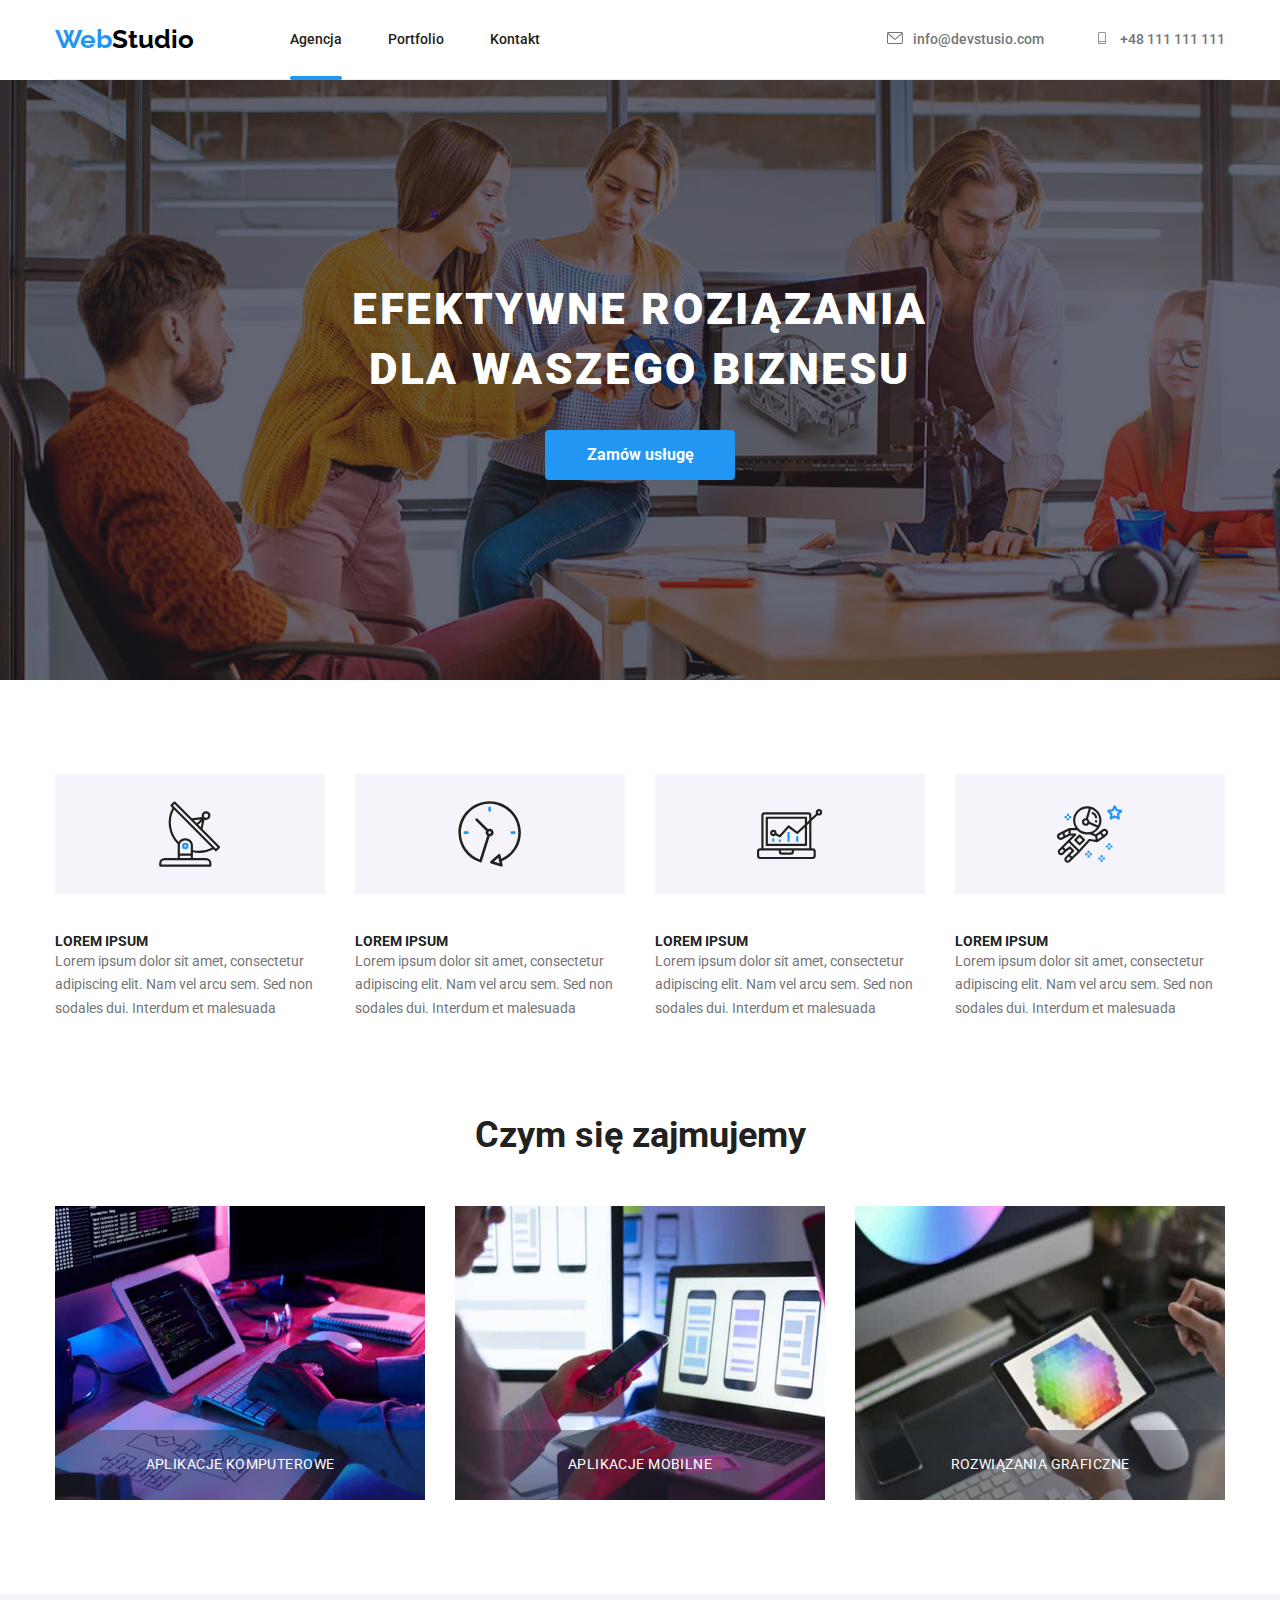
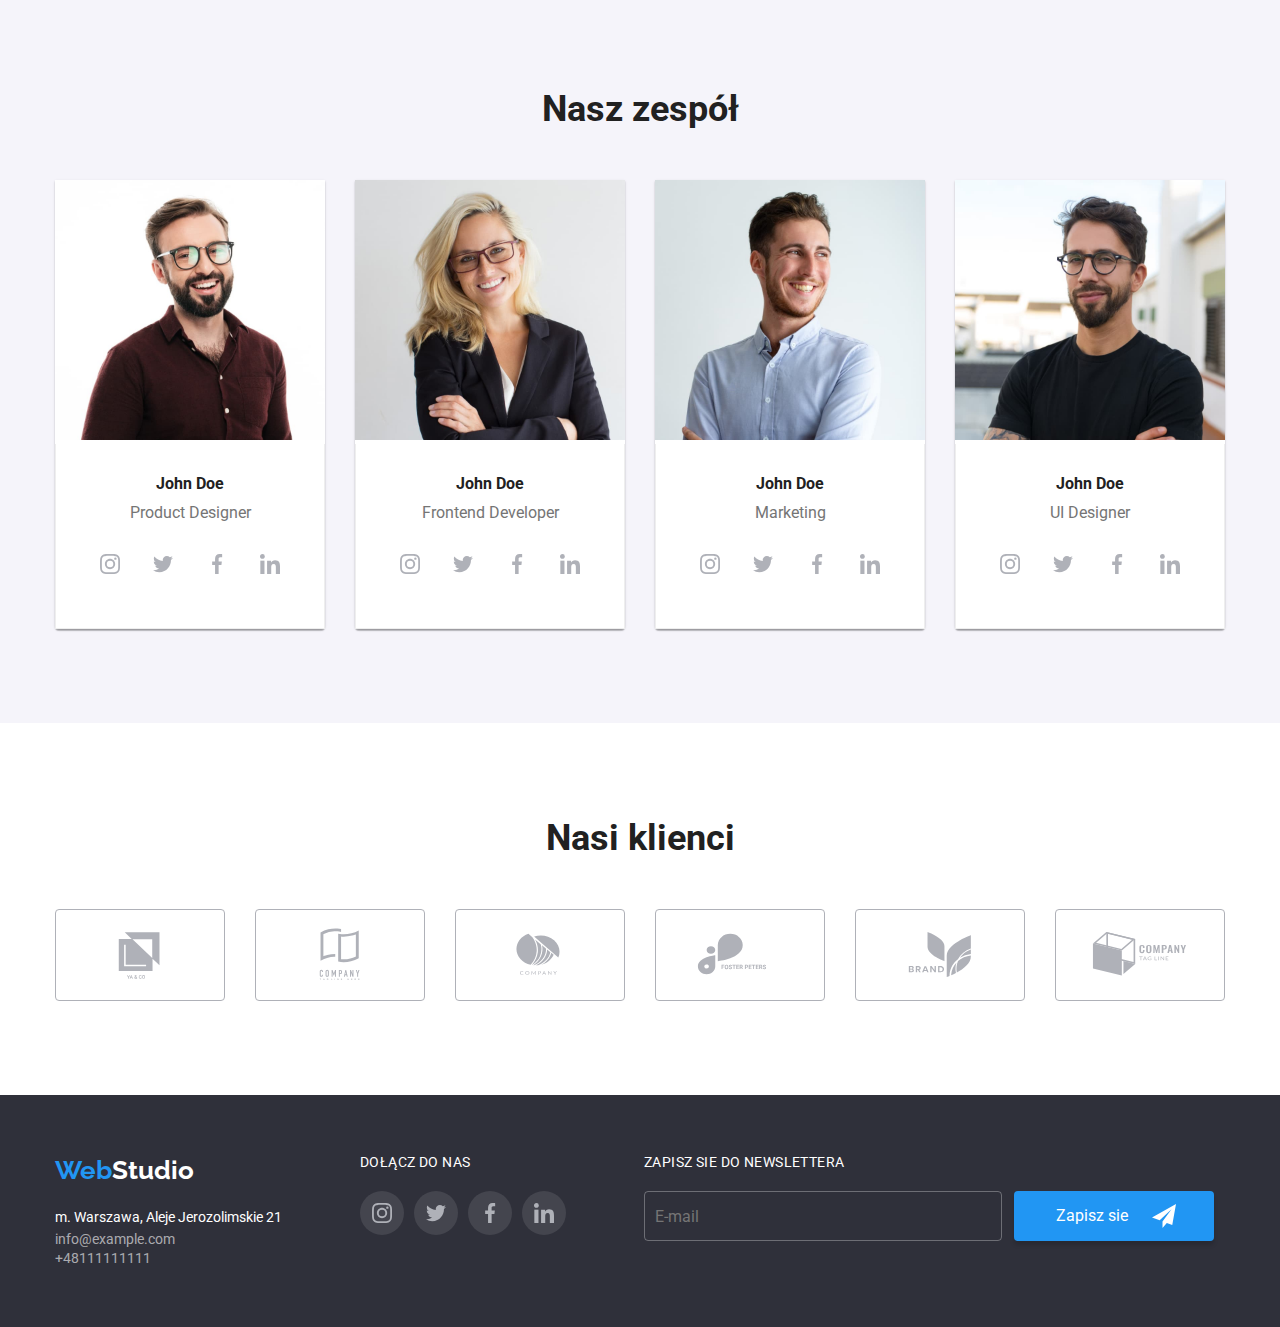
<file: index.html>
<!DOCTYPE html>
<html lang="pl">
<head>
    <meta charset="UTF-8">
    <meta http-equiv="X-UA-Compatible" content="IE=edge">
    <meta name="viewport" content="width=device-width, initial-scale=1.0">
    <title>Zadanie domowe 6-index</title>
    <link rel="preconnect" href="https://fonts.googleapis.com">
    <link rel="preconnect" href="https://fonts.googleapis.com">
    <link rel="preconnect" href="https://fonts.gstatic.com" crossorigin>
    <link
        href="https://fonts.googleapis.com/css2?family=Oleo+Script&family=Raleway:wght@700&family=Roboto:wght@400;500;700;900&display=swap"
        rel="stylesheet">
    <link rel="stylesheet"
        href="https://cdnjs.cloudflare.com/ajax/libs/modern-normalize/1.1.0/modern-normalize.min.css">
    <link rel="stylesheet" href="./css/styles.css">
</head>
<body>
    <div class="container">
        <header class="header-wrapper">
            <nav class="nav-wrapper">
                <a class="logo-top" href="./index.html" role="button"><span class="web-font">Web</span><span
                        class="studio-top">Studio</span></a>
                <ul class="top-link">
                    <li><a class="nav-link-active" href="./index.html">Agencja</a></li>
                    <li><a class="nav-link" href="./portfolio.html">Portfolio</a></li>
                    <li><a class="nav-link" href="#">Kontakt</a></li>
                </ul>
            </nav>
            <ul class="link">
                <li>
                    <a class="top-mail" href="mailto:info@devstusio.com"><svg class="icon" width="16" height="12">
                            <use xlink:href="./images/icon.svg#icon-envelope"></use>
                        </svg>info@devstusio.com</a>
                </li>
                <li>
                    <a class="top-tel" href="tel:+48111111111"><svg class="icon" width="16" height="12">
                            <use xlink:href="./images/icon.svg#icon-smartphone"></use>
                        </svg>+48 111 111 111</a>
                </li>
            </ul>
        </header>
    </div>
    <main>
        <section class="section">
            <div class="div-belka">
                <h1 class="belka">EFEKTYWNE ROZIĄZANIA<br>
                    DLA WASZEGO BIZNESU
                </h1>
                <div class="button-zamow">
                    <button type="button" class="button-index" data-modal-open>Zamów usługę</button>
                </div>
                <div class="backdrop is-hidden" data-modal>
                    <div class="modal">
                        <button class="close-modal" data-modal-close>
                            <svg class="icon-close" width="30" height="30">
                                <use xlink:href="./images/icon.svg#icon-close"></use>
                            </svg>
                        </button>
                        <p class="modal-p">Zostaw swoje dane w formularzu poniżej</p>
                        <form class="modal-form">
                            <fieldset class="modal-fieldset">
                                <div class="modal__form">
                                    <label class="label" for="name">Imie</label>
                                    <input class="form-name" type="text">
                                    <svg class="form-svg">
                                        <use href="images/icon.svg#icon-person" width="12" height="12"></use>
                                    </svg>
                                </div>
                            </fieldset>
                            <fieldset class="modal-fieldset">
                                <div class="modal__form">
                                    <label class="label" for="telefon">Telefon</label>
                                    <input class="form-name" type="tel">
                                    <svg class="form-svg">
                                        <use href="images/icon.svg#icon-tel" width="13" height="13"></use>
                                    </svg>
                                </div>
                            </fieldset>
                            <fieldset class="modal-fieldset">
                                <div class="modal__form">
                                    <label class="label" for="email">Email</label>
                                    <input class="form-name" type="mail">
                                    <svg class="form-svg">
                                        <use href="images/icon.svg#icon-mail" width="15" height="15"></use>
                                    </svg>
                                </div>
                            </fieldset>
                            <fieldset class="modal-fieldset">
                                <div class="modal__form">
                                    <label class="label" for="komentarz">Komentarz</label>
                                    <input class="form-komentarz" placeholder="Wprowadź tekst" type="text">
                                </div>
                            </fieldset>
                            <fieldset class="modal-checkbox">
                                <label>
                                    <input type="checkbox" name="checkbox" />
                                    <svg class="svg-check">
                                        <use href="images/icon.svg#ramka"></use>
                                    </svg>
                                    <svg class="svg-checked">
                                        <use href="images/icon.svg#icon-check"></use>
                                    </svg>
                                    <span class="span-modal-checkbox">Oświadczam iż akceptuje</span><a class="Regulamin"
                                        href="#">Regulamin</a><span class="span-modal-checkbox">i</span><a
                                        class="Polityka" href="#">Polityke Prywatności.</a>
                                </label>
                            </fieldset>
                            <div class="button-modal">
                                <button type="submit" class="button-wyslij">Wyślij</button>
                            </div>
                        </form>
                    </div>
                    </div>
                </div>
                
                
            </section>
            <section>
                <div class="container">
                    <h2></h2>
                    <ul class="opis">
                        <li class="opis-li">
                            <div class="reactangle">
                                <svg class="reactangle1" width="65.32" heiht="70">
                                    <use xlink:href="./images/icon.svg#icon-antenna-1"></use>
                                </svg>
                            </div>
                            <div class="opis-flex">
                                <h3 class="opis_h3">LOREM IPSUM</h3>
                                <p class="opis_p">
                                    Lorem ipsum dolor sit amet, consectetur adipiscing elit. Nam vel arcu sem. Sed non
                                    sodales dui.
                                    Interdum et malesuada</p>
                            </div>
                        </li>
                        <li class="opis-li">
                            <div class="reactangle">
                                <svg class="reactangle1" width="65.32" height="70">
                                    <use xlink:href="./images/icon.svg#icon-clock-1"></use>
                                </svg>
                            </div>
                            <div class="opis-flex">
                                <h3 class="opis_h3">LOREM IPSUM</h3>
                                <p class="opis_p">
                                    Lorem ipsum dolor sit amet, consectetur adipiscing elit. Nam vel arcu sem. Sed non
                                    sodales dui.
                                    Interdum et malesuada</p>
                            </div>
                        </li>
                        <li class="opis-li">
                            <div class="reactangle">
                                <svg class="reactangle1" width="65.32" heiht="70">
                                    <use xlink:href="./images/icon.svg#icon-diagram-1"></use>
                                </svg>
                            </div>
                            <div class="opis-flex">
                                <h3 class="opis_h3">LOREM IPSUM</h3>
                                <p class="opis_p">
                                    Lorem ipsum dolor sit amet, consectetur adipiscing elit. Nam vel arcu sem. Sed non
                                    sodales dui.
                                    Interdum et malesuada</p>
                            </div>
                        </li>
                        <li class="opis-li">
                            <div class="reactangle">
                                <svg class="reactangle1" width="65.32" heiht="70">
                                    <use xlink:href="./images/icon.svg#icon-astronaut-1"></use>
                                </svg>
                            </div>
                            <div class="opis-flex">
                                <h3 class="opis_h3">LOREM IPSUM</h3>
                                <p class="opis_p">
                                    Lorem ipsum dolor sit amet, consectetur adipiscing elit. Nam vel arcu sem. Sed non
                                    sodales dui.
                                    Interdum et malesuada</p>
                            </div>
                        </li>
                    </ul>
                </div>
            </section>
            <section>
                <div class="container">
                    <div class="zajmujemy">
                        <h2 class="czym-sie-zajmujemy">Czym się zajmujemy</h2>
                        <ul class="image-list">
                            <li class="li-zajmujemy"><img class="zajmujemy-image" src="images/image_1.jpeg"
                                    alt="osoba programuje" width="370" height="294">
                                <p class="li-zajmujemy-box">Aplikacje komputerowe</p>
                            </li>
                            <li class="li-zajmujemy"><img class="zajmujemy-image" src="images/image_2.jpeg"
                                    alt="osoba pracuje nad aplikacją na telefon" width="370" height="294">
                                <p class="li-zajmujemy-box">Aplikacje mobilne</p>
                            </li>
                            <li class="li-zajmujemy"><img class="zajmujemy-image" src="images/image_3.jpeg"
                                    alt="osoba wybiera kolor na tablecie" width="370" height="294">
                                <p class="li-zajmujemy-box">rozwiązania graficzne</p>
                            </li>
                        </ul>
                    </div>
                </div>
            </section>
            <section class="person-section">
                <div class="nasz-zespol-background">
                    <div class="container">
                        <h2 class="nasz-zespol">Nasz zespół</h2>
                        <ul class="nasz-zespol-list">
                            <li class="flex-basis-zespol"><img class="person-photo" src="images/person_1.jpeg"
                                    alt="John Doe" width="270" height="260">
                                <div class="nasz-zespol-box">
                                    <h3 class="nasz-zespol_h3">John Doe</h3>
                                    <p class="nasz-zespol_p">Product Designer</p>
                                    <div class="socialmedia-div" width="44" height="44">
                                        <a href="#" class="elipsa">
                                            <svg class="socialmedia" width="20" height="20">
                                                <use xlink:href="./images/icon.svg#icon-instagram-2"></use>
                                            </svg>
                                        </a>
                                        <a href="#" class="elipsa">
                                            <svg class="socialmedia" width="20" height="20">
                                                <use xlink:href="./images/icon.svg#icon-twitter-1"></use>
                                            </svg>
                                        </a>
                                        <a href="#" class="elipsa">
                                            <svg class="socialmedia" width="20" height="20">
                                                <use xlink:href="./images/icon.svg#icon-facebook-1"></use>
                                            </svg>
                                        </a>
                                        <a href="#" class="elipsa">
                                            <svg class="socialmedia" width="20" height="20">
                                                <use xlink:href="./images/icon.svg#icon-linkedin-1"></use>
                                            </svg>
                                        </a>
                                    </div>
                                </div>
                            </li>
                            <li class="flex-basis-zespol"><img class="person-photo" src="images/person_2.jpeg"
                                    alt="John Doe" width="270" height="260">
                                <div class="nasz-zespol-box">
                                    <h3 class="nasz-zespol_h3">John Doe</h3>
                                    <p class="nasz-zespol_p">Frontend Developer</p>
                                    <div class="socialmedia-div" width="44" height="44">
                                        <a href="#" class="elipsa">
                                            <svg class="socialmedia" width="20" height="20">
                                                <use xlink:href="./images/icon.svg#icon-instagram-2"></use>
                                            </svg>
                                        </a>
                                        <a href="#" class="elipsa">
                                            <svg class="socialmedia" width="20" height="20">
                                                <use xlink:href="./images/icon.svg#icon-twitter-1"></use>
                                            </svg>
                                        </a>
                                        <a href="#" class="elipsa">
                                            <svg class="socialmedia" width="20" height="20">
                                                <use xlink:href="./images/icon.svg#icon-facebook-1"></use>
                                            </svg>
                                        </a>
                                        <a href="#" class="elipsa">
                                            <svg class="socialmedia" width="20" height="20">
                                                <use xlink:href="./images/icon.svg#icon-linkedin-1"></use>
                                            </svg>
                                        </a>
                                    </div>
                                </div>
                            </li>
                            <li class="flex-basis-zespol"><img class="person-photo" src="images/person_3.jpeg"
                                    alt="John Doe" width="270" height="260">
                                <div class="nasz-zespol-box">
                                    <h3 class="nasz-zespol_h3">John Doe</h3>
                                    <p class="nasz-zespol_p">Marketing</p>
                                    <div class="socialmedia-div" width="44" height="44">
                                        <a href="#" class="elipsa">
                                            <svg class="socialmedia" width="20" height="20">
                                                <use xlink:href="./images/icon.svg#icon-instagram-2"></use>
                                            </svg>
                                        </a>
                                        <a href="#" class="elipsa">
                                            <svg class="socialmedia" width="20" height="20">
                                                <use xlink:href="./images/icon.svg#icon-twitter-1"></use>
                                            </svg>
                                        </a>
                                        <a href="#" class="elipsa">
                                            <svg class="socialmedia" width="20" height="20">
                                                <use xlink:href="./images/icon.svg#icon-facebook-1"></use>
                                            </svg>
                                        </a>
                                        <a href="#" class="elipsa">
                                            <svg class="socialmedia" width="20" height="20">
                                                <use xlink:href="./images/icon.svg#icon-linkedin-1"></use>
                                            </svg>
                                        </a>
                                    </div>
                                </div>
                            </li>
                            <li class="flex-basis-zespol"><img class="person-photo" src="images/person_4.jpeg"
                                    alt="John Doe" width="270" height="260">
                                <div class="nasz-zespol-box">
                                    <h3 class="nasz-zespol_h3">John Doe</h3>
                                    <p class="nasz-zespol_p">UI Designer</p>
                                    <div class="socialmedia-div" width="44" height="44">
                                        <a href="#" class="elipsa">
                                            <svg class="socialmedia" width="20" height="20">
                                                <use xlink:href="./images/icon.svg#icon-instagram-2"></use>
                                            </svg>
                                        </a>
                                        <a href="#" class="elipsa">
                                            <svg class="socialmedia" width="20" height="20">
                                                <use xlink:href="./images/icon.svg#icon-twitter-1"></use>
                                            </svg>
                                        </a>
                                        <a href="#" class="elipsa">
                                            <svg class="socialmedia" width="20" height="20">
                                                <use xlink:href="./images/icon.svg#icon-facebook-1"></use>
                                            </svg>
                                        </a>
                                        <a href="#" class="elipsa">
                                            <svg class="socialmedia" width="20" height="20">
                                                <use xlink:href="./images/icon.svg#icon-linkedin-1"></use>
                                            </svg>
                                        </a>
                                    </div>
                                </div>
                            </li>
                        </ul>
                    </div>
                </div>
            </section>
            <section>
                <div class="container">
                    <div class="klienci">
                        <h2 class="klienci-h2">Nasi klienci</h2>
                        <ul class="klienci-list">
                            <li class="klienci-li">
                                <a href="#" class="klienci-div">
                                    <svg class="klienci-svg" width="106" heigh="60">
                                        <use xlink:href="./images/icon.svg#icon-logo1"></use>
                                    </svg>
                                </a>
                            </li>
                            <li class="klienci-li">
                                <a href="#" class="klienci-div">
                                    <svg class="klienci-svg" width="106" heigh="60">
                                        <use xlink:href="./images/icon.svg#icon-logo2"></use>
                                    </svg>
                                </a>
                            </li>
                            <li class="klienci-li">
                                <a href="#" class="klienci-div">
                                    <svg class="klienci-svg" width="106" heigh="60">
                                        <use xlink:href="./images/icon.svg#icon-logo3"></use>
                                    </svg>
                                </a>
                            </li>
                            <li class="klienci-li">
                                <a href="#" class="klienci-div">
                                    <svg class="klienci-svg" width="106" heigh="60">
                                        <use xlink:href="./images/icon.svg#icon-logo4"></use>
                                    </svg>
                                </a>
                            </li>
                            <li class="klienci-li">
                                <a href="#" class="klienci-div">
                                    <svg class="klienci-svg" width="106" heigh="60">
                                        <use xlink:href="./images/icon.svg#icon-logo5"></use>
                                    </svg>
                                </a>
                            </li>
                            <li class="klienci-li">
                                <a href="#" class="klienci-div">
                                    <svg class="klienci-svg" width="106" heigh="60">
                                        <use xlink:href="./images/icon.svg#icon-logo6"></use>
                                    </svg>
                                </a>
                            </li>
                        </ul>
                    </div>
                </div>
            </section>
        </main>
        </div>
        <footer>
            <div class="footer">
                <div class="container">
                    <div class="footer-inside">
                        <div class="footer-left">
                            <a class="logo-footer" href="./index.html" target="_blank"><span
                                    class="web-font">Web</span><span class="studio-footer">Studio</span></a>
                            <address>
                                <p class="adress">m. Warszawa, Aleje Jerozolimskie 21</p>
                                <ul class="footer-link">
                                    <li><a class="footer-mail" href="mailto:info@example.com">info@example.com</a></li>
                                    <li><a class="footer-mail" href="tel:+48111111111">+48111111111</a></li>
                                </ul>
                            </address>
                        </div>
                        <div class="footer-right">
                            <p class="footer-p">DOŁĄCZ DO NAS</p>
                            <div class="footer-socialmedia-div" width="44" height="44">
                                <a href="#" class="footer-elipsa">
                                    <svg class="footer-socialmedia" width="20" height="20">
                                        <use xlink:href="./images/icon.svg#icon-instagram-2"></use>
                                    </svg>
                                </a>
                                <a href="#" class="footer-elipsa">
                                    <svg class="footer-socialmedia" width="20" height="20">
                                        <use xlink:href="./images/icon.svg#icon-twitter-1"></use>
                                    </svg>
                                </a>
                                <a href="#" class="footer-elipsa">
                                    <svg class="footer-socialmedia" width="20" height="20">
                                        <use xlink:href="./images/icon.svg#icon-facebook-1"></use>
                                    </svg>
                                </a>
                                <a href="#" class="footer-elipsa">
                                    <svg class="footer-socialmedia" width="20" height="20">
                                        <use xlink:href="./images/icon.svg#icon-linkedin-1"></use>
                                    </svg>
                                </a>
                            </div>
                        </div>
                        <div class="footer-input">
                            <p class="footer-p-email">ZAPISZ SIE DO NEWSLETTERA</p>
                            <div class="footer-input-text" width="44" height="44">
                                <form class="footer-form-email">
                                    <fieldset class="modal-fieldset">
                                        <input class="footer-email" type="text" placeholder="E-mail">
                                    </fieldset>
                                    <div class="button-email">
                                        <button type="submit" class="footer-button-email">
                                            <p class="button-zapisz">Zapisz sie</p>
                                            <svg class="footer-button-svg">
                                                <use xlink:href="./images/icon.svg#icon-send"></use>
                                            </svg>
                                        </button>
                                    </div>
                                </form>
                            </div>
                        </div>
                    </div>
                </div>
        </footer>
        <script src="./js/modal.js"></script>
    </body>
    </html>
</file>
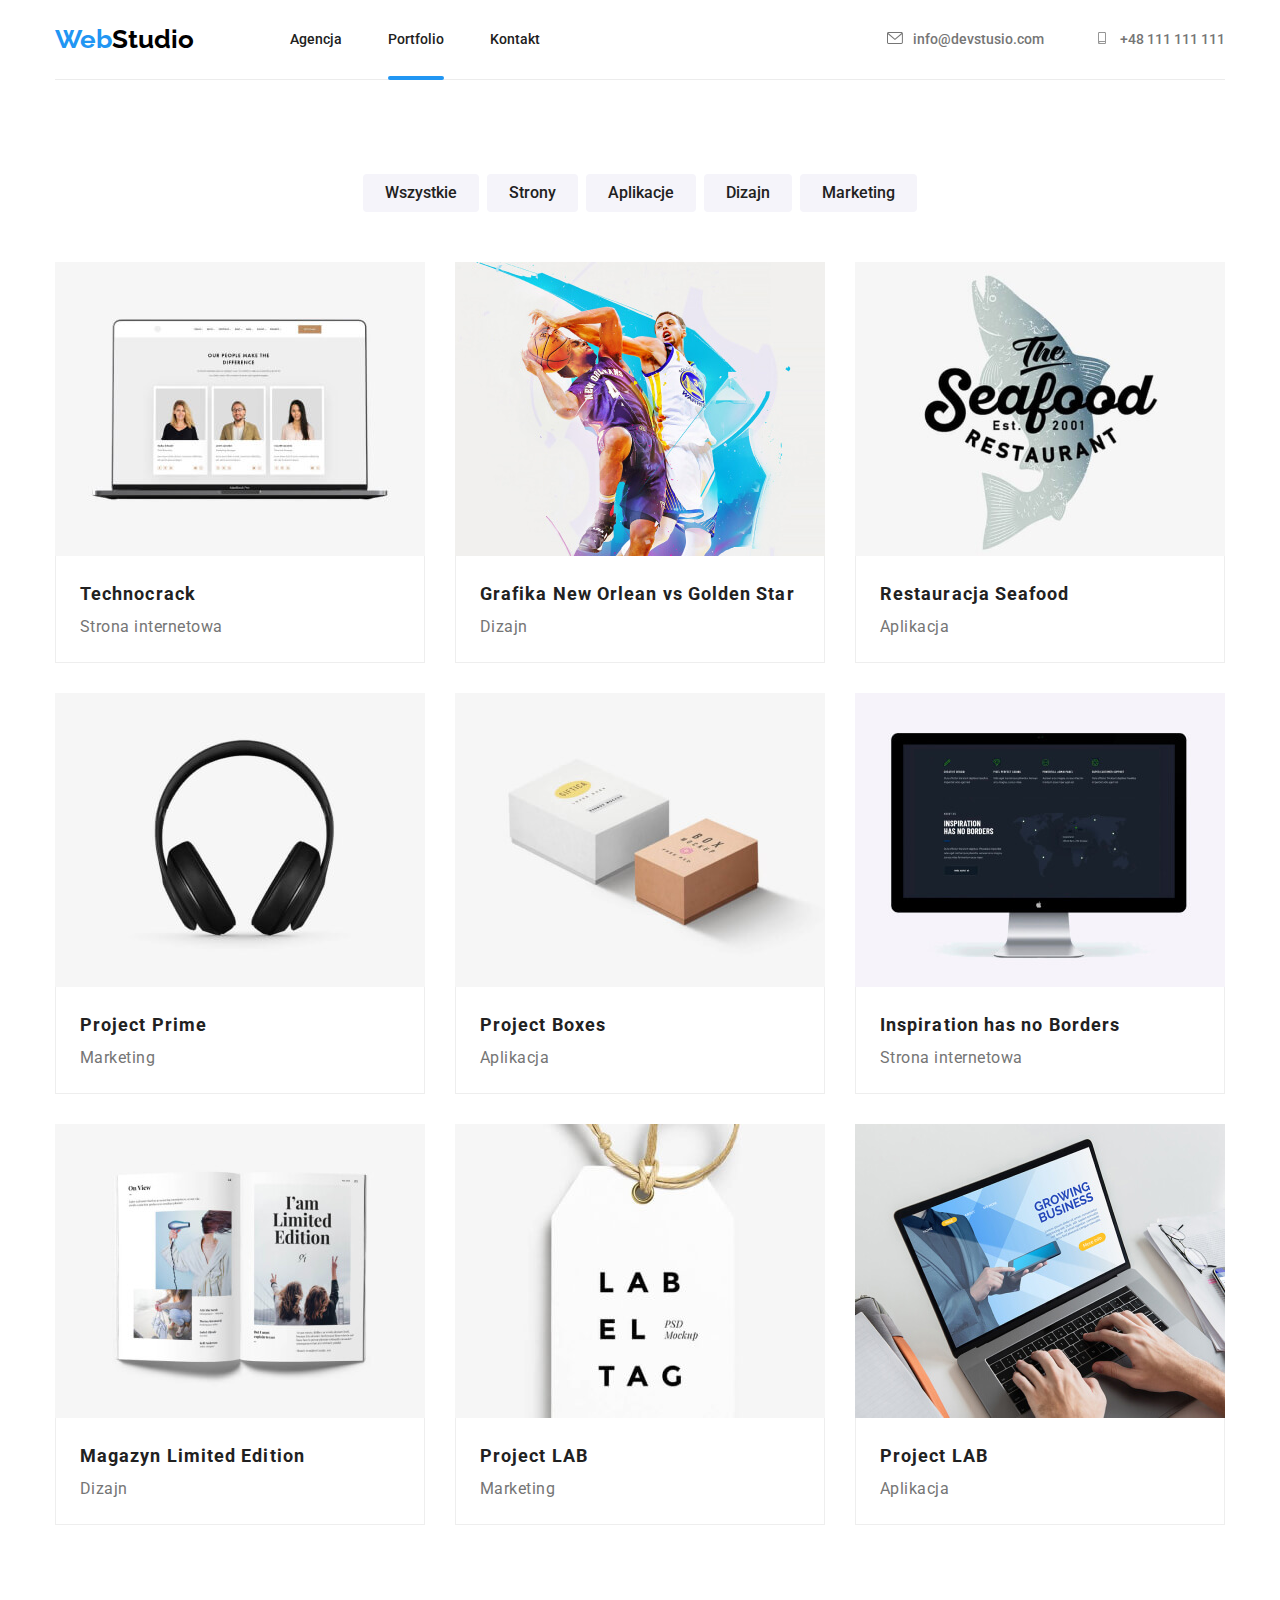
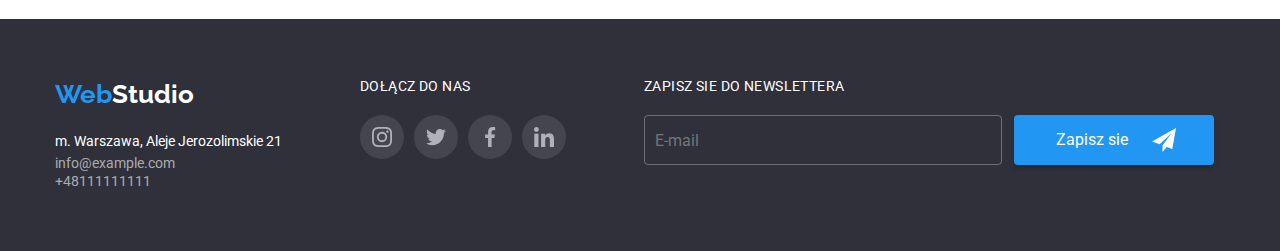
<file: portfolio.html>
<!DOCTYPE html>
<html lang="pl">

<head>
    <meta charset="UTF-8">
    <meta http-equiv="X-UA-Compatible" content="IE=edge">
    <meta name="viewport" content="width=device-width, initial-scale=1.0">
    <title>Zadanie domowe 6-portfolio</title>
    <link rel="preconnect" href="https://fonts.googleapis.com">
    <link rel="preconnect" href="https://fonts.googleapis.com">
    <link rel="preconnect" href="https://fonts.gstatic.com" crossorigin>
    <link
        href="https://fonts.googleapis.com/css2?family=Oleo+Script&family=Raleway:wght@700&family=Roboto:wght@400;500;700;900&display=swap"
        rel="stylesheet">
    <link rel="stylesheet"
        href="https://cdnjs.cloudflare.com/ajax/libs/modern-normalize/1.1.0/modern-normalize.min.css">
    <link rel="stylesheet" href="./css/styles.css">
</head>

<body>
    <div class="container">
        <header class="header-wrapper">
            <nav class="nav-wrapper">
                <a class="logo-top" href="./index.html" role="button"><span class="web-font">Web</span><span
                        class="studio-top">Studio</span></a>
                <ul class="top-link">
                    <li><a class="nav-link" href="./index.html">Agencja</a></li>
                    <li><a class="nav-link-active" href="./portfolio.html">Portfolio</a></li>
                    <li><a class="nav-link" href="#">Kontakt</a></li>
                </ul>
            </nav>
            <ul class="link">
                <li>
                    <a class="top-mail" href="mailto:info@devstusio.com"><svg class="icon" width="16" height="12">
                            <use xlink:href="./images/icon.svg#icon-envelope"></use>
                        </svg>info@devstusio.com</a>
                </li>
                <li>
                    <a class="top-tel" href="tel:+48111111111"><svg class="icon" width="16" height="12">
                            <use xlink:href="./images/icon.svg#icon-smartphone"></use>
                        </svg>+48 111 111 111</a>
                </li>
            </ul>
        </header>
        <main>
            <ul class="button-list-portfolio">
                <li><button class="button-portfolio">Wszystkie</button></li>
                <li><button class="button-portfolio">Strony</button></li>
                <li><button class="button-portfolio">Aplikacje</button></li>
                <li><button class="button-portfolio">Dizajn</button></li>
                <li><button class="button-portfolio">Marketing</button></li>
            </ul>
            <section class="portfolio">
                <ul class="portfolio-list">

                    <li class="li-portfolio"><a class="portfolio-ahref" href="#">
                            <div class="portfolio-scroll">
                                <img class="portfolio-photo" src="./images/technocrack.jpg" alt="Technocrack"
                                    width="370" height="294">
                                <div class="portfolio-box">Technocrack jest popularną platformą wykorzystywaną do
                                    rozpowszechniania koronawirusa. Firmy wykorzystują tę platformę do celów
                                    szpiegowskich i ataków na niezabezpieczone serwery konkurencji</div>
                            </div>
                            <div class="portfolio-div">
                                <h3 class="portfolio_h3">Technocrack</h3>
                                <p class="portfolio_p">Strona internetowa</p>
                            </div>
                        </a>
                    </li>

                    <li class="li-portfolio"><a class="portfolio-ahref" href="#">
                            <div class="portfolio-scroll"><img class="portfolio-photo" src="./images/new_orlean.jpg"
                                    alt="Grafika New Orlean vs Golden Star" width="370" height="294">
                                <div class="portfolio-box">Technocrack jest popularną platformą wykorzystywaną do
                                    rozpowszechniania koronawirusa. Firmy wykorzystują tę platformę do celów
                                    szpiegowskich i ataków na niezabezpieczone serwery konkurencji</div>
                            </div>
                            <div class="portfolio-div">
                                <h3 class="portfolio_h3">Grafika New Orlean vs Golden Star</h3>
                                <p class="portfolio_p">Dizajn</p>
                            </div>
                        </a>
                    </li>
                    <li class="li-portfolio"><a class="portfolio-ahref" href="#">
                            <div class="portfolio-scroll"><img class="portfolio-photo" src="./images/seafood.jpg"
                                    alt="Restauracja Seafood" width="370" height="294">
                                <div class="portfolio-box">Technocrack jest popularną platformą wykorzystywaną do
                                    rozpowszechniania koronawirusa. Firmy wykorzystują tę platformę do celów
                                    szpiegowskich i ataków na niezabezpieczone serwery konkurencji</div>
                            </div>
                            <div class="portfolio-div">
                                <h3 class="portfolio_h3">Restauracja Seafood</h3>
                                <p class="portfolio_p">Aplikacja</p>
                            </div>
                        </a>
                    </li>
                    <li class="li-portfolio"><a class="portfolio-ahref" href="#"></a>
                        <div class="portfolio-scroll"><img class="portfolio-photo" src="./images/prime.jpg"
                                alt="Project Prime" width="370" height="294">
                            <div class="portfolio-box">Technocrack jest popularną platformą wykorzystywaną do
                                rozpowszechniania koronawirusa. Firmy wykorzystują tę platformę do celów szpiegowskich i
                                ataków na niezabezpieczone serwery konkurencji</div>
                        </div>
                        <div class="portfolio-div">
                            <h3 class="portfolio_h3">Project Prime</h3>
                            <p class="portfolio_p">Marketing</p>
                        </div>
                    </li>
                    <li class="li-portfolio"><a class="portfolio-ahref" href="#">
                            <div class="portfolio-scroll"><img class="portfolio-photo" src="./images/boxes.jpg"
                                    alt="Project Boxes" width="370" height="294">
                                <div class="portfolio-box">Technocrack jest popularną platformą wykorzystywaną do
                                    rozpowszechniania koronawirusa. Firmy wykorzystują tę platformę do celów
                                    szpiegowskich i ataków na niezabezpieczone serwery konkurencji</div>
                            </div>
                            <div class="portfolio-div">
                                <h3 class="portfolio_h3">Project Boxes</h3>
                                <p class="portfolio_p">Aplikacja</p>
                            </div>
                        </a>
                    </li>
                    <li class="li-portfolio"><a class="portfolio-ahref" href="#">
                            <div class="portfolio-scroll"><img class="portfolio-photo" src="./images/inspiration.jpg"
                                    alt="Inspiration has no Borders" width="370" height="294">
                                <div class="portfolio-box">Technocrack jest popularną platformą wykorzystywaną do
                                    rozpowszechniania koronawirusa. Firmy wykorzystują tę platformę do celów
                                    szpiegowskich i ataków na niezabezpieczone serwery konkurencji</div>
                            </div>
                            <div class="portfolio-div">
                                <h3 class="portfolio_h3">Inspiration has no Borders</h3>
                                <p class="portfolio_p">Strona internetowa</p>
                            </div>
                        </a>
                    </li>
                    <li class="li-portfolio"><a class="portfolio-ahref" href="#">
                            <div class="portfolio-scroll"><img class="portfolio-photo" src="./images/magazyn.jpg"
                                    alt="Magazyn Limited Edition" width="370" height="294">
                                <div class="portfolio-box">Technocrack jest popularną platformą wykorzystywaną do
                                    rozpowszechniania koronawirusa. Firmy wykorzystują tę platformę do celów
                                    szpiegowskich i ataków na niezabezpieczone serwery konkurencji</div>
                            </div>
                            <div class="portfolio-div">
                                <h3 class="portfolio_h3">Magazyn Limited Edition</h3>
                                <p class="portfolio_p">Dizajn</p>
                            </div>
                        </a>
                    </li>
                    <li class="li-portfolio"><a class="portfolio-ahref" href="#">
                            <div class="portfolio-scroll"><img class="portfolio-photo" src="./images/lab.jpg"
                                    alt="Project LAB" width="370" height="294">
                                <div class="portfolio-box">Technocrack jest popularną platformą wykorzystywaną do
                                    rozpowszechniania koronawirusa. Firmy wykorzystują tę platformę do celów
                                    szpiegowskich i ataków na niezabezpieczone serwery konkurencji</div>
                            </div>
                            <div class="portfolio-div">
                                <h3 class="portfolio_h3">Project LAB</h3>
                                <p class="portfolio_p">Marketing</p>
                            </div>
                        </a>
                    </li>
                    <li class="li-portfolio"><a class="portfolio-ahref" href="#">
                            <div class="portfolio-scroll"><img class="portfolio-photo" src="./images/growing.jpg"
                                    alt="Growing Business" width="370" height="294">
                                <div class="portfolio-box">Technocrack jest popularną platformą wykorzystywaną do
                                    rozpowszechniania koronawirusa. Firmy wykorzystują tę platformę do celów
                                    szpiegowskich i ataków na niezabezpieczone serwery konkurencji</div>
                            </div>
                            <div class="portfolio-div">
                                <h3 class="portfolio_h3">Project LAB</h3>
                                <p class="portfolio_p">Aplikacja</p>
                            </div>
                        </a>
                    </li>
                </ul>
            </section>
        </main>
    </div>
    <footer>
        <div class="footer">
            <div class="container">
                <div class="footer-inside">
                    <div class="footer-left">
                        <a class="logo-footer" href="./index.html" target="_blank"><span
                                class="web-font">Web</span><span class="studio-footer">Studio</span></a>
                        <address>
                            <p class="adress">m. Warszawa, Aleje Jerozolimskie 21</p>
                            <ul class="footer-link">
                                <li><a class="footer-mail" href="mailto:info@example.com">info@example.com</a></li>
                                <li><a class="footer-mail" href="tel:+48111111111">+48111111111</a></li>
                            </ul>
                        </address>
                    </div>
                    <div class="footer-right">
                        <p class="footer-p">DOŁĄCZ DO NAS</p>
                        <div class="footer-socialmedia-div" width="44" height="44">

                            <a href="#" class="footer-elipsa">
                                <svg class="footer-socialmedia" width="20" height="20">
                                    <use xlink:href="./images/icon.svg#icon-instagram-2"></use>
                                </svg>
                            </a>
                            <a href="#" class="footer-elipsa">
                                <svg class="footer-socialmedia" width="20" height="20">
                                    <use xlink:href="./images/icon.svg#icon-twitter-1"></use>
                                </svg>
                            </a>
                            <a href="#" class="footer-elipsa">
                                <svg class="footer-socialmedia" width="20" height="20">
                                    <use xlink:href="./images/icon.svg#icon-facebook-1"></use>
                                </svg>
                            </a>
                            <a href="#" class="footer-elipsa">
                                <svg class="footer-socialmedia" width="20" height="20">
                                    <use xlink:href="./images/icon.svg#icon-linkedin-1"></use>
                                </svg>
                            </a>
                        </div>
                    </div>
                    <div class="footer-input">
                        <p class="footer-p-email">ZAPISZ SIE DO NEWSLETTERA</p>
                        <div class="footer-input-text" width="44" height="44">
                            <form class="footer-form-email">
                                <fieldset class="modal-fieldset">
                                    <input class="footer-email" type="text" placeholder="E-mail">
                                </fieldset>
                                <div class="button-email">
                                    <button type="submit" class="footer-button-email">
                                        <p class="button-zapisz">Zapisz sie</p>
                                        <svg class="footer-button-svg">
                                            <use xlink:href="./images/icon.svg#icon-send"></use>
                                        </svg>
                                    </button>
                                </div>
                            </form>
                        </div>

                    </div>
                </div>
            </div>
    </footer>
</body>

</html>
</file>
<file: css/styles.css>
* {
	margin: 0;
	padding: 0;
}
body {
	font-family: 'Roboto', sans-serif;
	color: #212121;
}
:root {
	--brand-color: #757575;
	--logo-color: #2196f3;
	--svg-color: #afb1b8;
	--text-color: #212121;
}
ul {
	margin: 0;
	padding: 0;
	padding-inline-start: 0;
}
.container {
	margin: 0 auto;
	width: 100%;
	max-width: 1200px;
	padding: 0 15px;
}
.adress {
	text-decoration: none;
	font-style: normal;
	font-size: 14px;
	line-height: 1.71;
	color: #ffffff;
}
.logo-top {
	text-decoration: none;
	margin-right: 96px;
}
.logo-footer {
	text-decoration: none;
	margin-right: 96px;
	padding-bottom: 20px;
}
.web-font {
	font-family: 'Raleway';
	font-style: normal;
	font-weight: 700;
	font-size: 26px;
	line-height: 1.19;
	color: var(--logo-color);
}
.studio-top {
	font-family: 'Raleway';
	font-style: normal;
	font-weight: 700;
	font-size: 26px;
	line-height: 1.19;
	color: rgba(0, 0, 0, 1);
}
.studio-footer {
	font-family: 'Raleway';
	font-style: normal;
	font-weight: 700;
	font-size: 26px;
	line-height: 1.19;
	color: rgb(255, 255, 255);
}
.top-link {
	position: relative;
	display: flex;
	list-style: none;
	font-weight: 500;
	font-size: 14px;
	line-height: 1.71;
	gap: 46px;
	justify-content: space-between;
}
.link {
	list-style-type: none;
	text-decoration: none;
	font-style: normal;
	color: rgba(33, 33, 33, 1);
	display: flex;
	justify-content: space-between;
}
.nav-link-active {
	position: relative;
	list-style-type: none;
	text-decoration: none;
	font-style: normal;
	color: rgba(33, 33, 33, 1);
	display: flex;
	justify-content: space-between;
	transition: 250ms;
	transition-timing-function: cubic-bezier(0.4, 0, 0.2, 1);
}
.nav-link-active::after {
	content: '';
	position: absolute;
	bottom: -29px;
	width: 100%;
	height: 4px;
	background: #2196f3;
	border-radius: 2px;
}
.nav-link-active:hover {
	color: var(--logo-color);
}
.nav-link {
	position: relative;
	list-style-type: none;
	text-decoration: none;
	font-style: normal;
	color: rgba(33, 33, 33, 1);
	display: flex;
	justify-content: space-between;
	transition: 250ms;
	transition-timing-function: cubic-bezier(0.4, 0, 0.2, 1);
}
.nav-link:hover {
	color: var(--logo-color);
}
.link:hover {
	color: var(--logo-color);
	transition: 250ms;
	transition-timing-function: cubic-bezier(0.4, 0, 0.2, 1);
}
.footer-link {
	list-style-type: none;
	text-decoration: none;
	font-style: normal;
	padding: 0;
	color: rgba(255, 255, 255, 0.6);
	transition: 250ms;
	transition-timing-function: cubic-bezier(0.4, 0, 0.2, 1);
}
.footer-link:hover {
	color: var(--logo-color);
}
.icon {
	margin-right: 10px;
}
.top-mail {
	list-style-type: none;
	text-decoration: none;
	padding-right: 50px;
	font-weight: 500;
	font-size: 14px;
	color: #757575;
	transition: 250ms;
	transition-timing-function: cubic-bezier(0.4, 0, 0.2, 1);
}
.top-mail:hover {
	color: var(--logo-color);
}
.top-mail:hover .icon {
	fill: var(--logo-color);
}
.top-tel {
	text-decoration: none;
	font-weight: 500;
	font-size: 14px;
	color: #757575;
	transition: 250ms;
	transition-timing-function: cubic-bezier(0.4, 0, 0.2, 1);
}
.top-tel:hover .icon {
	fill: var(--logo-color);
}
.top-tel:hover {
	color: var(--logo-color);
}
.footer-mail {
	list-style-type: none;
	text-decoration: none;
	font-weight: 400;
	font-size: 14px;
	color: rgba(255, 255, 255, 0.6);
	transition: 250ms;
	transition-timing-function: cubic-bezier(0.4, 0, 0.2, 1);
}
.footer-mail:hover {
	color: var(--logo-color);
}
.footer {
	display: flex;
	padding: 60px 0 60px;
	justify-content: center;
	background: #2f303a;
	margin: 0 auto;
}
.footer-inside {
	display: flex;
	width: 1200px;
}
.footer-left {
	display: flex;
	flex-flow: column;
}
.footer-right {
	display: flex;
}
.bottom-mail {
	font-weight: 500;
	font-size: 14px;
	color: #757575;
}
.div-belka {
	display: flex;
	flex-flow: column;
	padding: 200px 0;
	background: linear-gradient(rgba(47, 48, 58, 0.4), rgba(47, 48, 58, 0.4)), url('../images/img.jpg');
}
.section {
	max-width: 1600px;
	margin: 0 auto;
}
.belka {
	font-weight: 900;
	font-size: 44px;
	line-height: 1.36;
	text-align: center;
	letter-spacing: 0.06em;
	text-transform: uppercase;
	color: #ffffff;
	justify-content: center;
	margin: 0;
}
.backdrop {
	display: flex;
	position: fixed;
	left: 0;
	top: 0;
	width: 100%;
	height: 100%;
	background-color: rgba(0, 0, 0, 0.1);
	transition: transform 0.25s;
}
.modal {
	display: flex;
	flex-direction: column;
	width: 528px;
	height: 581px;
	background: #ffffff;
	padding: 0px;
	margin: auto;
}
.is-hidden {
	transform: scale(0.1);
	opacity: 0;
	visibility: hidden;
	pointer-events: none;
}
.close-modal {
	margin-top: 1%;
	margin-left: 93%;
	width: 30px;
	height: 30px;
	border-radius: 50%;
	border-color: #ffffff;
	cursor: pointer;
}
.modal-form {
	padding-left: 40px;
	padding-right: 40px;
}
.form-name {
	border: 1px solid #21212133;
	font-size: 12px;
	line-height: 1.16;
	letter-spacing: 0.01em;
}
.form-name:focus {
	border-color: var(--logo-color);
	transition: 250ms;
	transition-timing-function: cubic-bezier(0.4, 0, 0.2, 1);
}
.modal-fieldset:focus-within .form-svg {
	fill: var(--logo-color);
	transition: 250ms;
	transition-timing-function: cubic-bezier(0.4, 0, 0.2, 1);
}
.modal-form-tel {
	display: flex;
	justify-content: center;
	padding-top: 30px;
}
.modal-form-email {
	display: flex;
	justify-content: center;
	padding-top: 30px;
}
.modal-form-komentarz {
	display: flex;
	justify-content: center;
	padding-top: 30px;
}
.form-komentarz {
	padding-left: 5px;
	padding-top: -10px;
	outline: 0;
	display: flex;
	background: none;
	position: relative;
	width: 448px;
	height: 120px;
	border-radius: 4px;
	border: 1px solid #21212133;
	font-size: 12px;
	line-height: 1.16;
	letter-spacing: 0.01em;
}
.form-komentarz::placeholder {
	color: #75757580;
	position: absolute;
	padding-top: 12px;
	font-size: 12px;
	line-height: 1.16;
	letter-spacing: 0.01em;
}
.form-komentarz:focus {
	border-color: var(--logo-color);
	transition: 250ms;
	transition-timing-function: cubic-bezier(0.4, 0, 0.2, 1);
}
.modal-p {
	font-weight: 700;
	font-size: 20px;
	line-height: 1.15;
	text-align: center;
	letter-spacing: 0.03em;
	color: #212121;
	align-items: center;
}
.modal-fieldset {
	position: relative;
	border: none;
	
}
.modal__form {
	position: relative;
}
.form-svg {
	width: 15px;
	height: 15px;
	left: 15px;
	top: 32px;
	position: absolute;
	fill: black;
}
.label {
	top: 0;
	color: #757575;
	font-size: 12px;
	font-weight: 400;
	line-height: 1.17;
	letter-spacing: 0.01em;
	text-align: left;
}
.form-name {
	padding-left: 30px;
	outline: 0;
	display: flex;
	background: none;
	position: relative;
	width: 448px;
	height: 40px;
	border-radius: 4px;
	border-color: rgba(33, 33, 33, 0.2);
}
.modal-checkbox {
	position: relative;
	margin-top: 16px;
	border: none;
}
.modal-checkbox input {
	width: 16px;
	height: 15px;
	opacity: 0;
	cursor: pointer;
}
.svg-check {
	position: absolute;
	left: 0;
	top: 1px;
	width: 16px;
	height: 15px;
	cursor: pointer;
	opacity: 1;
}
.span-modal-checkbox {
	font-size: 14px;
	line-height: 1.71;
	letter-spacing: 0.03em;
	color: #757575;
}
.svg-checked {
	width: 16px;
	height: 15px;
	position: absolute;
	left: 0;
	top: 1px;
	opacity: 0;
}
.modal-checkbox input:checked ~ .svg-checked {
	opacity: 1;
}
.modal-checkbox input:checked ~ .svg-check {
	opacity: 0;
}
.Regulamin {
	color: var(--logo-color);
	margin: 0 5px 0 5px;
}
.Polityka {
	color: var(--logo-color);
	margin: 0 0 0 5px;
}
.button-modal {
	display: flex;
	padding-top: 30px;
	justify-content: center;
}
.button-wyslij {
	width: 200px;
	height: 50px;
	font-weight: 700;
	font-size: 16px;
	line-height: 1.87;
	color: #ffffff;
	background-color: var(--logo-color);
	box-shadow: 0px 4px 4px 0px #00000026;
	border-radius: 4px;
	border: none;
	padding: 10px 41px 10px 42px;
	cursor: pointer;
}
.button-index {
	font-weight: 700;
	font-size: 16px;
	line-height: 1.87;
	color: #ffffff;
	background-color: var(--logo-color);
	border-radius: 4px;
	border: none;
	padding: 10px 41px 10px 42px;
	cursor: pointer;
}
.button-zamow {
	display: flex;
	padding-top: 30px;
	justify-content: center;
}
.button-portfolio {
	font-weight: 500;
	font-size: 16px;
	line-height: 1.62;
	color: #212121;
	background-color: #f5f4fa;
	border-radius: 4px;
	border: none;
	padding: 6px 22px;
	transition: 250ms;
	transition-timing-function: cubic-bezier(0.4, 0, 0.2, 1);
}
.button-portfolio:hover {
	color: #ffffff;
	background-color: var(--logo-color);
	border: none;
	box-shadow: 0px 3px 1px rgba(0, 0, 0, 0.1), 0px 1px 2px rgba(0, 0, 0, 0.08), 0px 2px 2px rgba(0, 0, 0, 0.12);
}
.bottom-mail {
	font-size: 14px;
	line-height: 1.71;
	letter-spacing: 0.03em;
	text-decoration-line: underline;
	color: rgba(255, 255, 255, 0.6);
}
.opis {
	padding-top: 94px;
	display: flex;
	justify-content: space-between;
}
.opis_h3 {
	display: flex;
	font-size: 14px;
	line-height: 1.14;
	height: 16px;
	width: 270px;
	left: 215px;
	top: 774px;
}
.opis_p {
	display: flex;
	font-size: 14px;
	line-height: 1.71;
	color: var(--brand-color);
	padding-top: 10px;
	margin-right: 30px;
}
.opis-flex {
	width: 270px;
	height: 96px;
}
.opis-li {
	flex-basis: calc((100% - 90px) / 4);
}
.zajmujemy {
	padding-top: 94px;
	display: flex;
	flex-wrap: wrap;
	justify-content: center;
}
.czym-sie-zajmujemy {
	display: flex;
	font-size: 36px;
	line-height: 1.17;
	margin: 0;
	padding-bottom: 50px;
}
.image-list {
	display: flex;
	align-items: flex-start;
	list-style-type: none;
	justify-content: center;
	gap: 30px;
}
.li-zajmujemy {
	position: relative;
	flex-basis: calc((100% - 60px) / 2);
}
.zajmujemy-image {
	display: block;
}
.li-zajmujemy-box {
	position: absolute;
	display: block;
	color: #ffffff;
	font-style: normal;
	font-size: 14px;
	line-height: 1.1;
	letter-spacing: 0.03em;
	text-transform: uppercase;
	background-image: linear-gradient(rgba(47, 48, 58, 0.4), rgba(47, 48, 58, 0.4));
	bottom: 0;
	width: 100%;
	text-align: center;
	padding: 27px 90px;
}
.klienci {
	padding-top: 94px;
	display: flex;
	flex-wrap: wrap;
	justify-content: center;
}
.klienci-h2 {
	font-size: 36px;
	line-height: 1.17;
	margin: 0 auto;
	text-align: center;
	padding-bottom: 50px;
}
.klienci-list {
	list-style-type: none;
	display: flex;
	justify-content: center;
	gap: 30px;
}
.klienci-li {
	flex-basis: calc((100% - 150px) / 5);
}
.klienci-div {
	display: flex;
	border: 1px solid var(--svg-color);
	border-radius: 4px;
	width: 170px;
	height: 92px;
	margin-bottom: 94px;
	align-items: center;
	justify-content: center;
	transition: 250ms;
	transition-timing-function: cubic-bezier(0.4, 0, 0.2, 1);
}
.klienci-svg {
	fill: var(--svg-color);
	transition: 250ms;
	transition-timing-function: cubic-bezier(0.4, 0, 0.2, 1);
}
.klienci-div:hover .klienci-svg {
	fill: var(--logo-color);
	border-color: var(--logo-color);
}
.klienci-div:hover {
	border-color: var(--logo-color);
}
.person-section {
	padding-top: 94px;
}
.nasz-zespol-background {
	margin: 0 auto;
	width: 100%;
	background-color: #f5f4fa;
}
.nasz-zespol-list {
	list-style-type: none;
	display: flex;
	justify-content: space-between;
	padding: 50px 0 94px;
}
.nasz-zespol {
	padding-top: 94px;
	display: flex;
	font-size: 36px;
	line-height: 1.17;
	text-align: center;
	justify-content: center;
	margin: 0;
}
.nasz-zespol-box {
	background-color: #ffffff;
	border: 1px solid #eee;
	border-top: none;
}
.nasz-zespol_h3 {
	font-size: 16px;
	line-height: 1.19;
	text-align: center;
	padding-top: 30px;
}
.nasz-zespol_p {
	font-size: 16px;
	line-height: 1.19;
	color: var(--brand-color);
	text-align: center;
	padding: 10px 0 20px 0;
}
.flex-basis-zespol {
	flex-basis: calc((100% - 120px) / 4);
	background-color: #ffffff;
	box-shadow: 0px 1px 3px rgba(0, 0, 0, 0.12), 0px 1px 1px rgba(0, 0, 0, 0.14), 0px 2px 1px rgba(0, 0, 0, 0.2);
	border-radius: 0px 0px 4px 4px;
}
.opis {
	list-style-type: none;
}
.opis_h3 {
	margin: 0;
	padding: 10px 0 0 0;
}
.opis_p {
	margin: 0;
}
.portfolio {
	padding: 50px 0 94px;
}
.portfolio-list {
	display: flex;
	list-style-type: none;
	flex-flow: wrap;
	justify-content: space-between;
	gap: 30px;
}
.li-portfolio {
	flex-basis: calc((100% - 60px) / 3);
	transition: 250ms;
	transition-timing-function: cubic-bezier(0.4, 0, 0.2, 1);
}
.li-portfolio:hover {
	box-shadow: 0px 1px 1px rgba(0, 0, 0, 0.12), 0px 4px 4px rgba(0, 0, 0, 0.06), 1px 4px 6px rgba(0, 0, 0, 0.16);
}
.portfolio-div {
	border: 1px solid #eee;
	border-top: none;
}
.portfolio-scroll {
	position: relative;
	overflow: hidden;
}
.portfolio-box {
	position: absolute;
	top: 0;
	left: 0;
	width: 100%;
	height: 100%;
	transform: translateY(101%);
	transition: transform 250ms;
	background-color: rgba(33, 150, 243, 0.9);
	font-size: 18px;
	line-height: 1.55;
	letter-spacing: 0.03em;
	color: #ffffff;
	padding: 49px 45px 49px 24px;
}
.li-portfolio:hover .portfolio-box {
	transform: translateX(0);
}
.portfolio-photo {
	display: block;
}
.portfolio_h3 {
	text-decoration: none;
	font-size: 18px;
	line-height: 2;
	letter-spacing: 0.06em;
	padding-top: 20px;
	padding-left: 24px;
	color: var(--text-color);
}
.portfolio_p {
	text-decoration: none;
	font-size: 16px;
	line-height: 1.88;
	letter-spacing: 0.03em;
	padding: 0 0px 20px 24px;
	color: var(--brand-color);
}
.portfolio-ahref {
	text-decoration: none;
}
.header-wrapper {
	display: flex;
	align-items: center;
	justify-content: space-between;
	flex-direction: row;
	padding: 24px 0;
	border-bottom: 1px solid #ececec;
}
.nav-wrapper {
	display: flex;
	list-style: none;
	justify-content: space-between;
	align-items: center;
}
.button_list {
	display: flex;
	list-style: none;
	justify-content: center;
}
.button-list-portfolio {
	display: flex;
	list-style: none;
	justify-content: center;
	gap: 8px;
	padding-top: 94px;
}
.icon {
	fill: #757575;
	transition: 250ms;
	transition-timing-function: cubic-bezier(0.4, 0, 0.2, 1);
}
.icon:hover {
	fill: #2196f3;
}
.reactangle {
	background-color: #f5f4fa;
	display: flex;
	justify-content: center;
	align-items: center;
	margin-bottom: 30px;
	height: 120px;
}
.socialmedia-div {
	display: flex;
	justify-content: space-between;
	padding: 0 32px 42px 32px;
	align-items: center;
}
.socialmedia {
	display: flex;
	align-items: center;
}
.elipsa {
	align-items: center;
	display: flex;
	width: 44px;
	height: 44px;
	justify-content: center;
	border-radius: 50%;
	background-color: #ffffff;
	transition: 250ms;
	transition-timing-function: cubic-bezier(0.4, 0, 0.2, 1);
}
.elipsa:hover .socialmedia {
	fill: #ffffff;
}
.elipsa:hover {
	background-color: var(--logo-color);
	border-radius: 50%;
}
.socialmedia {
	fill: #afb1b8;
}
.footer-socialmedia-div {
	display: flex;
	justify-content: left;
	padding: 0 0 0 70px;
	align-items: center;
	gap: 10px;
}
.footer-socialmedia {
	display: flex;
	align-items: center;
}
.footer-elipsa {
	align-items: center;
	display: flex;
	width: 44px;
	height: 44px;
	justify-content: center;
	border-radius: 50%;
	background-color: rgba(255, 255, 255, 0.1);
	transition: 250ms;
	transition-timing-function: cubic-bezier(0.4, 0, 0.2, 1);
}
.footer-elipsa:hover .footer-socialmedia {
	fill: #ffffff;
}
.footer-elipsa:hover {
	background-color: var(--logo-color);
}
.footer-socialmedia {
	fill: #afb1b8;
}
.footer-right {
	display: flex;
	flex-flow: column;
}
.footer-p {
	display: flex;
	padding: 0 0 20px 70px;
	color: rgb(255, 255, 255);
	font-size: 14px;
	line-height: 1.14;
	letter-spacing: 0.03em;
}
.footer-input {
	margin-left: 78px;
}
.footer-p-email {
	padding: 0 0 20px;
	color: rgb(255, 255, 255);
	font-size: 14px;
	line-height: 1.14;
	letter-spacing: 0.03em;
}
.footer-form-email {
	display: flex;
}
.footer-email {
	color: rgb(255, 255, 255);
	padding-left: 10px;
	outline: 0;
	display: flex;
	background: none;
	width: 358px;
	height: 50px;
	border-radius: 4px;
	border: 1px solid #ffffff4d;
}
.button-email {
	display: flex;
	padding-left: 12px;
}
.footer-button-email {
	display: flex;
	width: 200px;
	height: 50px;
	background: #2196f3;
	box-shadow: 0px 4px 4px rgba(0, 0, 0, 0.15);
	border-radius: 4px;
	border: none;
}
.button-zapisz {
	display: flex;
	font-size: 16px;
	line-height: 1.87;
	color: #ffffff;
	padding-left: 42px;
	padding-top: 10px;
}
.footer-button-svg {
	width: 24px;
	height: 24px;
	fill: #ffffff;
	margin: 13px 0 13px 24px;
}
</file>
